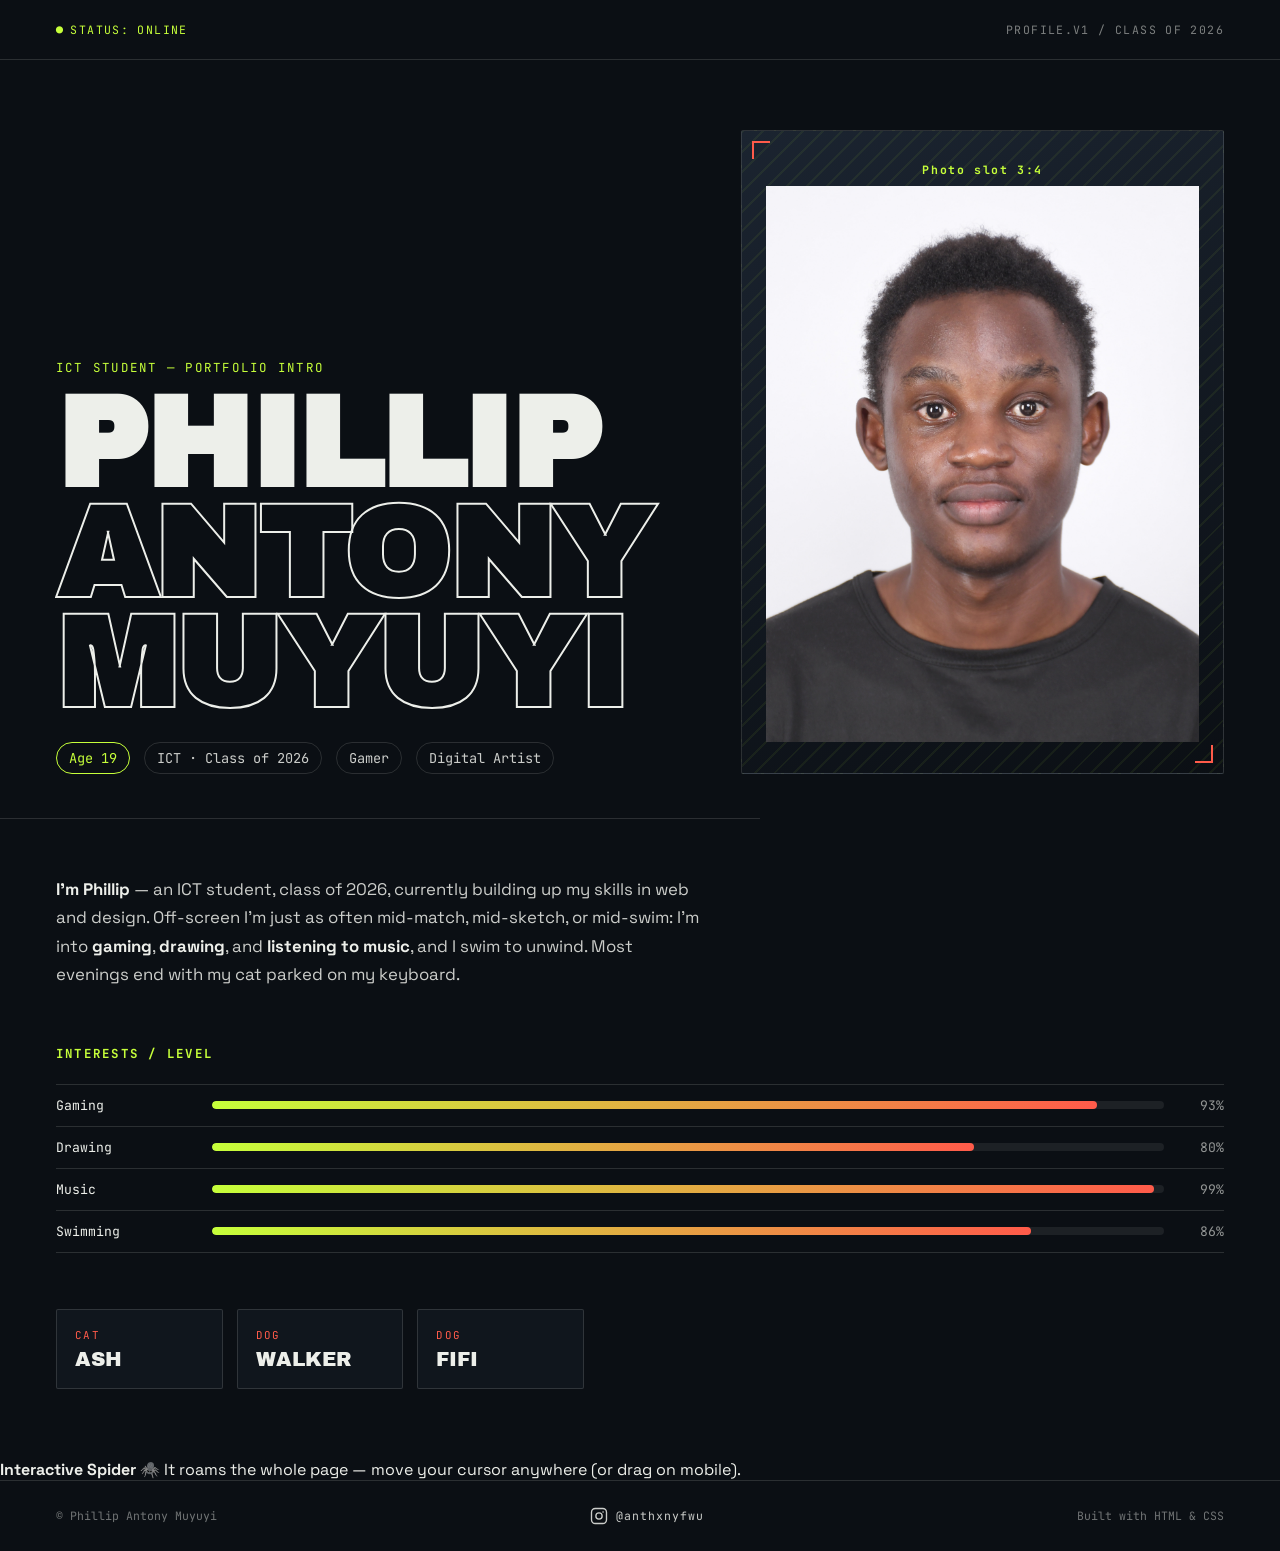
<file: index.html>
<!DOCTYPE html>
<html lang="en">
<head>
<meta charset="UTF-8">
<meta name="viewport" content="width=device-width, initial-scale=1.0">
<title>Phillip Antony Muyuyi — Profile</title>
<style>
  @import url('https://fonts.googleapis.com/css2?family=Archivo+Black&family=Space+Grotesk:wght@400;500;600;700&family=JetBrains+Mono:wght@400;500;700&display=swap');

  :root{
    --ink:#0B0F14;
    --panel:#10161D;
    --acid:#C6FF3A;
    --coral:#FF5B4A;
    --paper:#EDEFEA;
    --line:rgba(237,239,234,0.14);
  }

  *{box-sizing:border-box; margin:0; padding:0;}

  html{scroll-behavior:smooth;}

  body{
    background:var(--ink);
    color:var(--paper);
    font-family:'Space Grotesk', sans-serif;
    overflow-x:hidden;
  }

  @media (prefers-reduced-motion: no-preference){
    .reveal{
      animation:rise 0.9s cubic-bezier(.19,1,.22,1) both;
    }
    .reveal:nth-child(2){animation-delay:.08s;}
    .reveal:nth-child(3){animation-delay:.16s;}
  }
  @keyframes rise{
    from{opacity:0; transform:translateY(24px);}
    to{opacity:1; transform:translateY(0);}
  }

  a{color:inherit;}
  a:focus-visible, button:focus-visible{
    outline:2px solid var(--acid);
    outline-offset:3px;
  }

  /* ---------- top bar ---------- */
  .topbar{
    display:flex;
    justify-content:space-between;
    align-items:center;
    padding:22px clamp(20px,5vw,56px);
    font-family:'JetBrains Mono', monospace;
    font-size:0.72rem;
    letter-spacing:0.12em;
    text-transform:uppercase;
    border-bottom:1px solid var(--line);
  }
  .topbar span.dim{color:rgba(237,239,234,0.5);}
  .topbar .live{color:var(--acid);}
  .topbar .live::before{
    content:"●";
    margin-right:6px;
    animation:blink 1.6s infinite;
  }
  @keyframes blink{50%{opacity:.25;}}

  /* ---------- hero ---------- */
  .hero{
    position:relative;
    padding:clamp(30px,7vw,70px) clamp(20px,5vw,56px) 0;
    display:grid;
    grid-template-columns:1.15fr 0.85fr;
    gap:32px;
    align-items:end;
  }
  @media (max-width:820px){
    .hero{grid-template-columns:1fr;}
  }

  .eyebrow{
    font-family:'JetBrains Mono', monospace;
    font-size:0.78rem;
    letter-spacing:0.18em;
    text-transform:uppercase;
    color:var(--acid);
    margin-bottom:14px;
  }

  .name{
    font-family:'Archivo Black', sans-serif;
    font-size:clamp(3.1rem, 11vw, 8rem);
    line-height:0.86;
    text-transform:uppercase;
    letter-spacing:-0.02em;
  }
  .name .last{
    -webkit-text-stroke:2px var(--paper);
    color:transparent;
    display:block;
  }

  .role-line{
    margin-top:22px;
    display:flex;
    flex-wrap:wrap;
    gap:10px 14px;
    font-family:'JetBrains Mono', monospace;
    font-size:0.85rem;
  }
  .chip{
    border:1px solid var(--line);
    padding:6px 12px;
    border-radius:999px;
    color:rgba(237,239,234,0.85);
  }
  .chip.acid{border-color:var(--acid); color:var(--acid);}

  /* photo frame */
  .frame{
    position:relative;
    aspect-ratio:3/4;
    background:
      repeating-linear-gradient(135deg, rgba(198,255,58,0.06) 0 2px, transparent 2px 14px),
      linear-gradient(160deg, #1B2430, #0B0F14);
    border:1px solid var(--line);
    border-radius:2px;
    display:flex;
    align-items:center;
    justify-content:center;
    overflow:hidden;
  }
  .frame img{
    width:100%; height:100%; object-fit:cover; display:block;
  }
  .frame .placeholder{
    text-align:center;
    font-family:'JetBrains Mono', monospace;
    font-size:0.78rem;
    color:rgba(237,239,234,0.55);
    padding:24px;
    line-height:1.6;
  }
  .frame .placeholder b{
    display:block;
    color:var(--acid);
    font-size:0.72rem;
    letter-spacing:0.14em;
    margin-bottom:6px;
  }
  .frame .corner{
    position:absolute; width:18px; height:18px;
    border:2px solid var(--coral);
  }
  .frame .corner.tl{top:10px; left:10px; border-right:0; border-bottom:0;}
  .frame .corner.br{bottom:10px; right:10px; border-left:0; border-top:0;}

  /* ---------- about strip ---------- */
  .about{
    padding:56px clamp(20px,5vw,56px);
    max-width:760px;
    font-size:1.05rem;
    line-height:1.7;
    color:rgba(237,239,234,0.85);
    border-top:1px solid var(--line);
    margin-top:44px;
  }
  .about strong{color:var(--paper);}

  /* ---------- stats / skill bars ---------- */
  .stats{
    padding:0 clamp(20px,5vw,56px) 56px;
  }
  .stats h2{
    font-family:'JetBrains Mono', monospace;
    font-size:0.78rem;
    letter-spacing:0.18em;
    text-transform:uppercase;
    color:var(--acid);
    margin-bottom:22px;
  }
  .bar-row{
    display:grid;
    grid-template-columns:140px 1fr 44px;
    align-items:center;
    gap:16px;
    padding:12px 0;
    border-top:1px solid var(--line);
    font-family:'JetBrains Mono', monospace;
    font-size:0.82rem;
  }
  .bar-row:last-child{border-bottom:1px solid var(--line);}
  .track{
    height:8px;
    background:rgba(237,239,234,0.08);
    border-radius:4px;
    overflow:hidden;
  }
  .fill{
    height:100%;
    background:linear-gradient(90deg, var(--acid), var(--coral));
    width:0%;
    border-radius:4px;
    transition:width 1.1s cubic-bezier(.19,1,.22,1);
  }
  .bar-row .val{text-align:right; color:rgba(237,239,234,0.6);}

  /* ---------- crew / pets ---------- */
  .crew{
    padding:0 clamp(20px,5vw,56px) 70px;
    display:grid;
    grid-template-columns:repeat(auto-fit, minmax(150px,1fr));
    gap:14px;
    max-width:640px;
  }
  .pet-card{
    border:1px solid var(--line);
    padding:18px;
    border-radius:2px;
    background:var(--panel);
  }
  .pet-card .tag{
    font-family:'JetBrains Mono', monospace;
    font-size:0.68rem;
    letter-spacing:0.12em;
    text-transform:uppercase;
    color:var(--coral);
    margin-bottom:6px;
    display:block;
  }
  .pet-card .pname{
    font-family:'Archivo Black', sans-serif;
    font-size:1.25rem;
    text-transform:uppercase;
  }

  
  footer{
    padding:26px clamp(20px,5vw,56px);
    border-top:1px solid var(--line);
    font-family:'JetBrains Mono', monospace;
    font-size:0.72rem;
    color:rgba(237,239,234,0.45);
    display:flex;
    justify-content:space-between;
    align-items:center;
    flex-wrap:wrap;
    gap:8px;
  }

  .social-link{
    display:inline-flex;
    align-items:center;
    gap:8px;
    color:rgba(237,239,234,0.85);
    text-decoration:none;
    letter-spacing:0.08em;
    transition:color .2s ease;
  }
  .social-link:hover{color:var(--acid);}
  .social-link svg{
    width:18px; height:18px;
    flex-shrink:0;
  }
</style>
</head>
<body>

  <div class="topbar">
    <span class="live">status: online</span>
    <span class="dim">profile.v1 / class of 2026</span>
  </div>

  <section class="hero">
    <div class="reveal">
      <div class="eyebrow">ICT Student — Portfolio Intro</div>
      <h1 class="name">
        Phillip<span class="last">Antony<br>Muyuyi</span>
      </h1>
      <div class="role-line">
        <span class="chip acid">Age 19</span>
        <span class="chip">ICT · Class of 2026</span>
        <span class="chip">Gamer</span>
        <span class="chip">Digital Artist</span>
      </div>
    </div>

    <div class="frame reveal">
      <div class="corner tl"></div>
      <div class="corner br"></div>
      <div class="placeholder">
        <b>Photo slot 3:4</b>
        <img src="DSC_0641.JPG" alt="Phillip Antony Muyuyi">
      </div>
    </div>
  </section>

  <section class="about reveal">
    <strong>I'm Phillip</strong> — an ICT student, class of 2026, currently building
    up my skills in web and design. Off-screen I'm just as often mid-match, mid-sketch,
    or mid-swim: I'm into <strong>gaming</strong>, <strong>drawing</strong>, and
    <strong>listening to music</strong>, and I swim to unwind. Most evenings end with
    my cat parked on my keyboard.
  </section>

  <section class="stats">
    <h2>Interests / Level</h2>
    <div class="bar-row">
      <span>Gaming</span>
      <div class="track"><div class="fill" style="width:93%"></div></div>
      <span class="val">93%</span>
    </div>
    <div class="bar-row">
      <span>Drawing</span>
      <div class="track"><div class="fill" style="width:80%"></div></div>
      <span class="val">80%</span>
    </div>
    <div class="bar-row">
      <span>Music</span>
      <div class="track"><div class="fill" style="width:99%"></div></div>
      <span class="val">99%</span>
    </div>
    <div class="bar-row">
      <span>Swimming</span>
      <div class="track"><div class="fill" style="width:86%"></div></div>
      <span class="val">86%</span>
    </div>
  </section>

  <section class="crew">
    <div class="pet-card">
      <span class="tag">Cat</span>
      <div class="pname">Ash</div>
    </div>
    <div class="pet-card">
      <span class="tag">Dog</span>
      <div class="pname">Walker</div>
    </div>
    <div class="pet-card">
      <span class="tag">Dog</span>
      <div class="pname">Fifi</div>
    </div>
  </section>

  <section class="spider-caption reveal">
    <b>Interactive Spider 🕷️</b>
    It roams the whole page — move your cursor anywhere (or drag on mobile).
  </section>

  <footer>
    <span>© Phillip Antony Muyuyi</span>
    <a class="social-link" href="https://www.instagram.com/anthxnyfwu" target="_blank" rel="noopener noreferrer">
      <svg viewBox="0 0 24 24" fill="none" xmlns="http://www.w3.org/2000/svg" aria-hidden="true">
        <rect x="2" y="2" width="20" height="20" rx="5" stroke="currentColor" stroke-width="1.8"/>
        <circle cx="12" cy="12" r="4.2" stroke="currentColor" stroke-width="1.8"/>
        <circle cx="17.4" cy="6.6" r="1.1" fill="currentColor"/>
      </svg>
      @anthxnyfwu
    </a>
    <span>Built with HTML &amp; CSS</span>
  </footer>

 





</body>
</html>
</file>
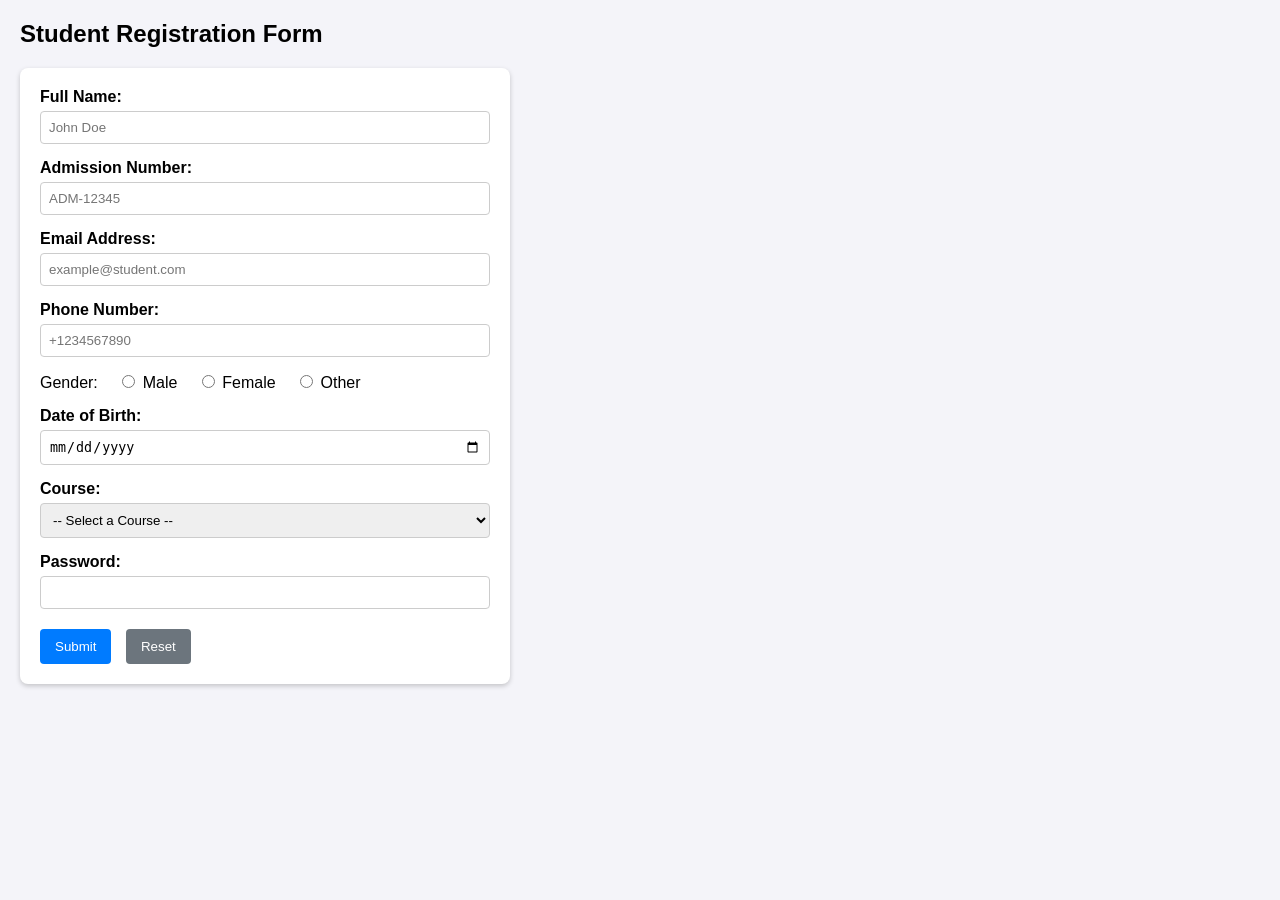
<file: registration.html>
<!DOCTYPE html>
<html lang="en">
<head>
    <meta charset="UTF-8">
    <meta name="viewport" content="width=device-width, initial-scale=1.0">
    <title>Student Registration Form</title>
    <style>
        body {
            font-family: Arial, sans-serif;
            margin: 20px;
            background-color: #f4f4f9;
        }
        form {
            background: #ffffff;
            padding: 20px;
            border-radius: 8px;
            max-width: 450px;
            box-shadow: 0 2px 5px rgba(0,0,0,0.2);
        }
        .form-group {
            margin-bottom: 15px;
        }
        label {
            display: block;
            margin-bottom: 5px;
            font-weight: bold;
        }
        input[type="text"],
        input[type="email"],
        input[type="tel"],
        input[type="date"],
        input[type="password"],
        select {
            width: 100%;
            padding: 8px;
            box-sizing: border-box;
            border: 1px solid #ccc;
            border-radius: 4px;
        }
        .radio-group label {
            display: inline;
            font-weight: normal;
            margin-right: 15px;
        }
        .button-group {
            margin-top: 20px;
        }
        input[type="submit"],
        input[type="reset"] {
            padding: 10px 15px;
            border: none;
            border-radius: 4px;
            cursor: pointer;
        }
        input[type="submit"] {
            background-color: #007bff;
            color: white;
            margin-right: 10px;
        }
        input[type="reset"] {
            background-color: #6c757d;
            color: white;
        }
    </style>
</head>
<body>

    <h2>Student Registration Form</h2>

    <form action="#" method="POST">
        <!-- Full Name -->
        <div class="form-group">
            <label for="fullname">Full Name:</label>
            <input type="text" id="fullname" name="fullname" placeholder="John Doe" required>
        </div>

        <!-- Admission Number -->
        <div class="form-group">
            <label for="admission_no">Admission Number:</label>
            <input type="text" id="admission_no" name="admission_no" placeholder="ADM-12345" required>
        </div>

        <!-- Email Address -->
        <div class="form-group">
            <label for="email">Email Address:</label>
            <input type="email" id="email" name="email" placeholder="example@student.com" required>
        </div>

        <!-- Phone Number -->
        <div class="form-group">
            <label for="phone">Phone Number:</label>
            <input type="tel" id="phone" name="phone" placeholder="+1234567890" required>
        </div>

        <!-- Gender (Radio Buttons) -->
        <div class="form-group radio-group">
            <label>Gender:</label>
            <input type="radio" id="male" name="gender" value="Male" required>
            <label for="male">Male</label>
            
            <input type="radio" id="female" name="gender" value="Female">
            <label for="female">Female</label>
            
            <input type="radio" id="other" name="gender" value="Other">
            <label for="other">Other</label>
        </div>

        <!-- Date of Birth -->
        <div class="form-group">
            <label for="dob">Date of Birth:</label>
            <input type="date" id="dob" name="dob" required>
        </div>

        <!-- Course (Drop-down List) -->
        <div class="form-group">
            <label for="course">Course:</label>
            <select id="course" name="course" required>
                <option value="" disabled selected>-- Select a Course --</option>
                <option value="Computer Science">Computer Science</option>
                <option value="Information Technology">Information Technology</option>
                <option value="Business Administration">Business Administration</option>
                <option value="Engineering">Engineering</option>
            </select>
        </div>

        <!-- Password -->
        <div class="form-group">
            <label for="password">Password:</label>
            <input type="password" id="password" name="password" required>
        </div>

        <!-- Buttons -->
        <div class="button-group">
            <input type="submit" value="Submit">
            <input type="reset" value="Reset">
        </div>
    </form>

</body>
</html>
</file>
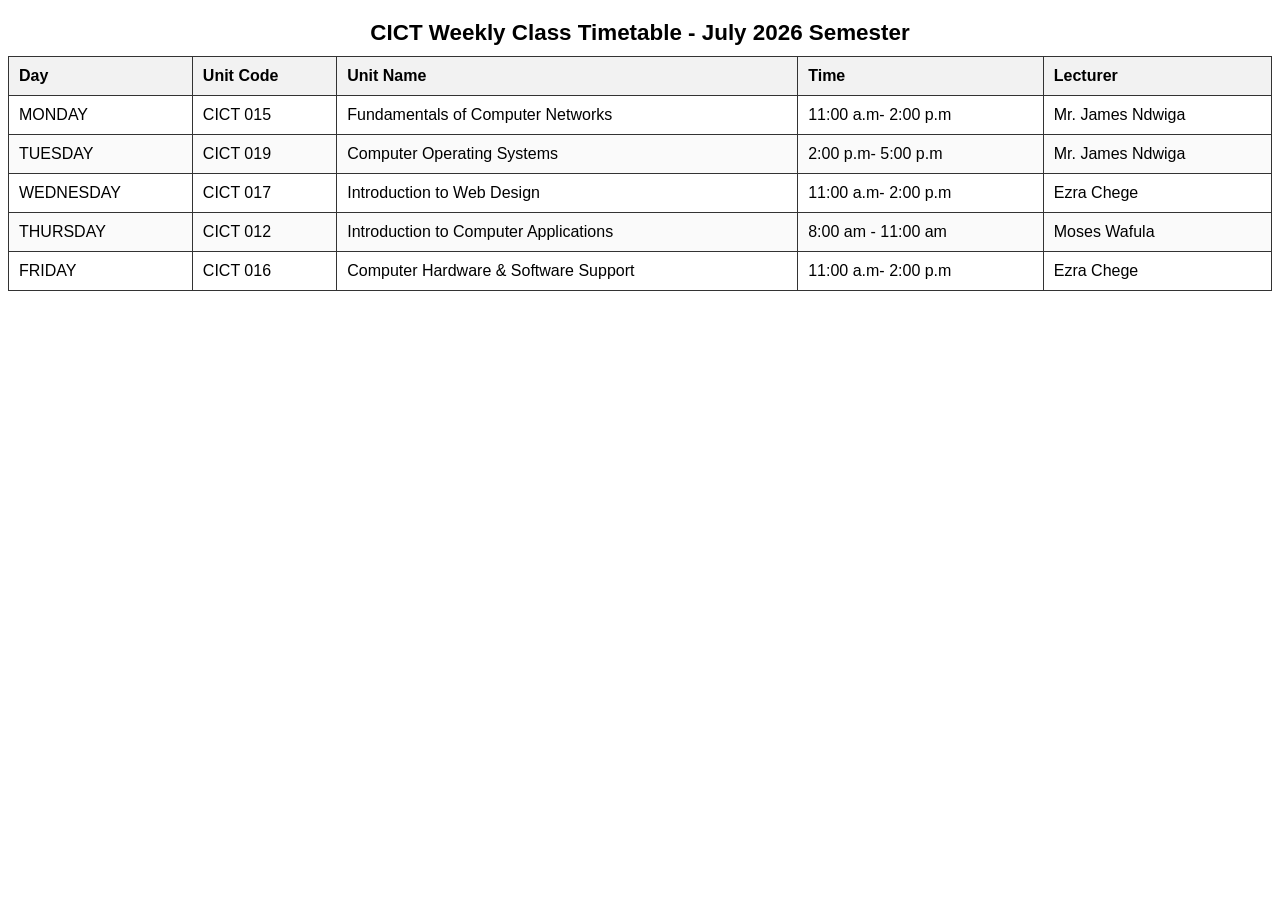
<file: studenttimetable.html>
<!DOCTYPE html>
<html lang="en">
<head>
    <meta charset="UTF-8">
    <title>CICT Student Timetable</title>
    <style>
        table {
            width: 100%;
            border-collapse: collapse;
            font-family: Arial, sans-serif;
            margin-top: 20px;
        }
        caption {
            font-size: 1.4em;
            font-weight: bold;
            margin-bottom: 10px;
        }
        th, td {
            border: 1px solid #333;
            padding: 10px;
            text-align: left;
        }
        th {
            background-color: #f2f2f2;
        }
        tr:nth-child(even) {
            background-color: #fafafa;
        }
    </style>
</head>
<body>

    <table>
        <caption>CICT Weekly Class Timetable - July 2026 Semester</caption>
        <thead>
            <tr>
                <th>Day</th>
                <th>Unit Code</th>
                <th>Unit Name</th>
                <th>Time</th>
                <th>Lecturer</th>
            </tr>
        </thead>
        <tbody>
            <tr>
                <td>MONDAY</td>
                <td>CICT 015</td>
                <td>Fundamentals of Computer Networks</td>
                <td>11:00 a.m- 2:00 p.m</td>
                <td>Mr. James Ndwiga</td>
            </tr>
            <tr>
                <td>TUESDAY</td>
                <td>CICT 019</td>
                <td>Computer Operating Systems</td>
                <td>2:00 p.m- 5:00 p.m</td>
                <td>Mr. James Ndwiga</td>
            </tr>
            <tr>
                <td>WEDNESDAY</td>
                <td>CICT 017</td>
                <td>Introduction to Web Design</td>
                <td>11:00 a.m- 2:00 p.m</td>
                <td>Ezra Chege</td>
            </tr>
            <tr>
                <td>THURSDAY</td>
                <td>CICT 012</td>
                <td>Introduction to Computer Applications</td>
                <td>8:00 am - 11:00 am</td>
                <td>Moses Wafula</td>
            </tr>
            <tr>
                <td>FRIDAY</td>
                <td>CICT 016</td>
                <td>Computer Hardware &amp; Software Support</td>
                <td>11:00 a.m- 2:00 p.m</td>
                <td>Ezra Chege</td>
            </tr>
        </tbody>
    </table>

</body>
</html>
</file>
